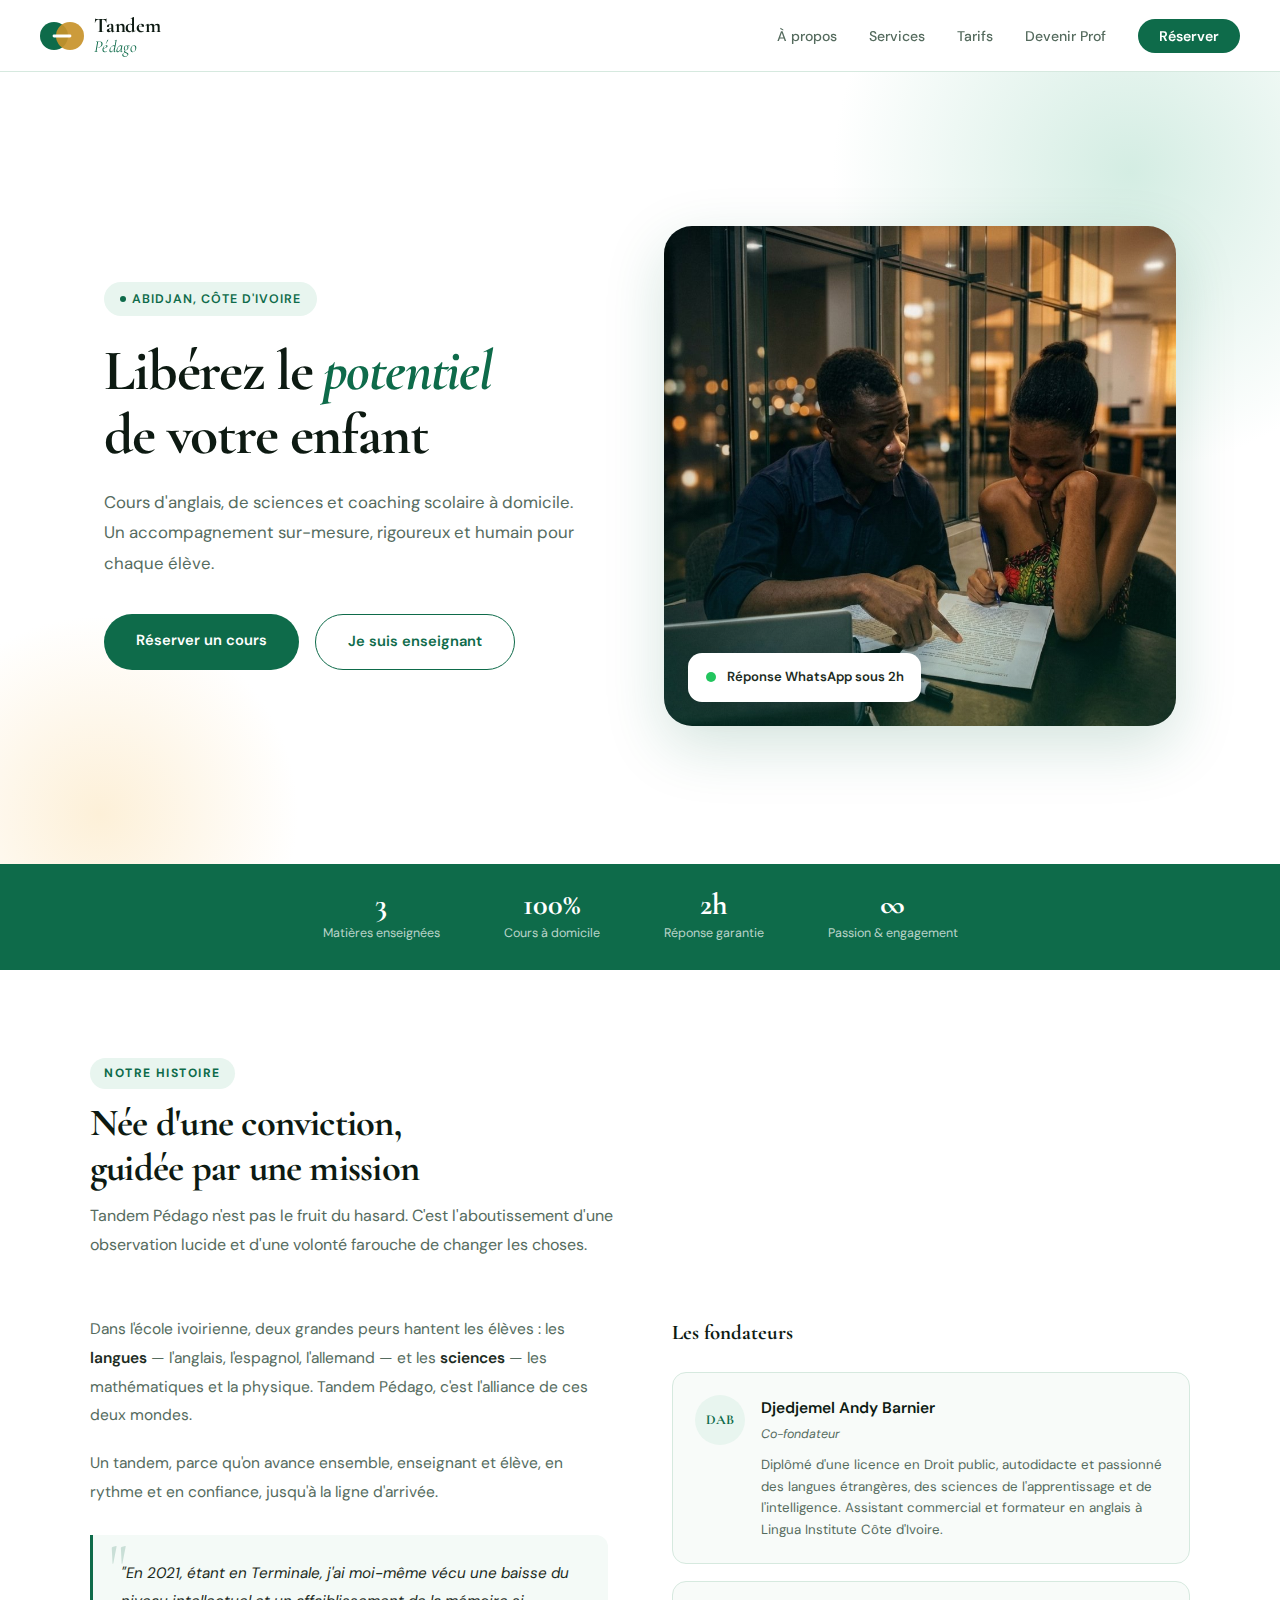
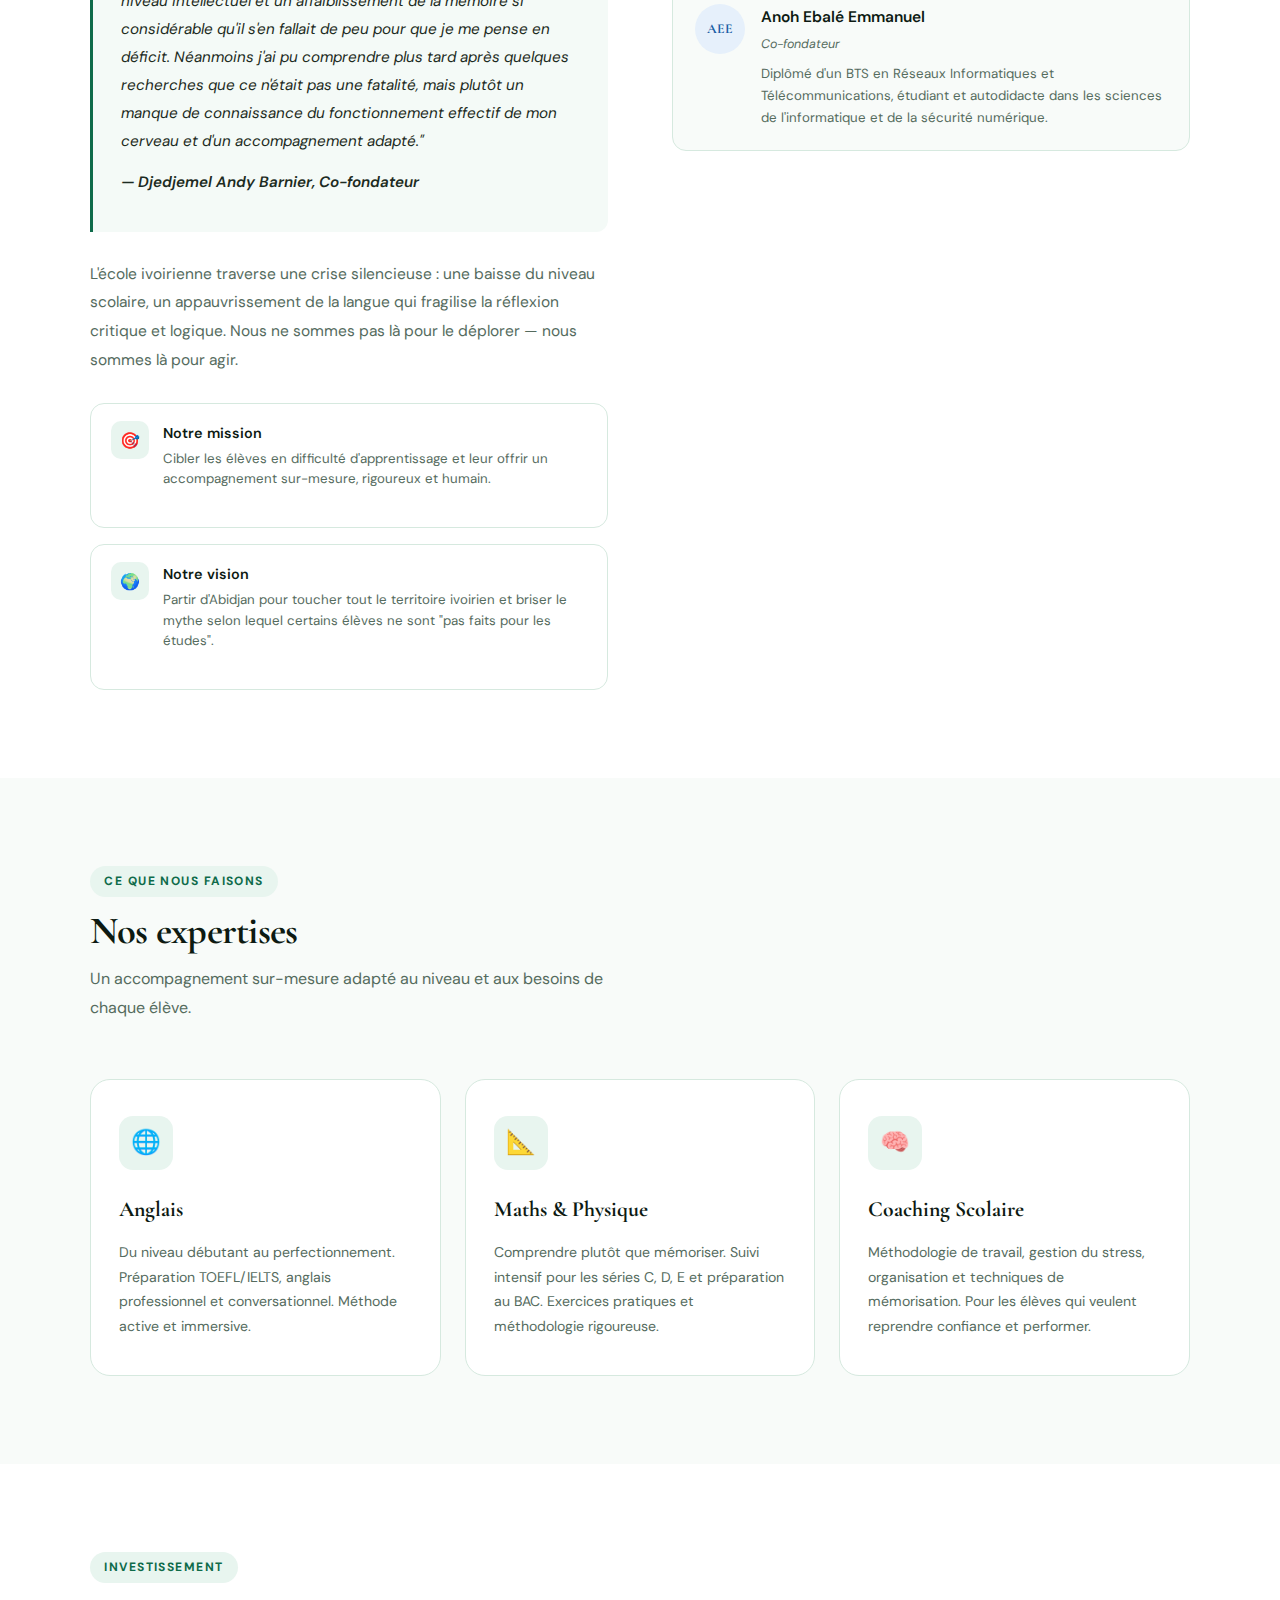
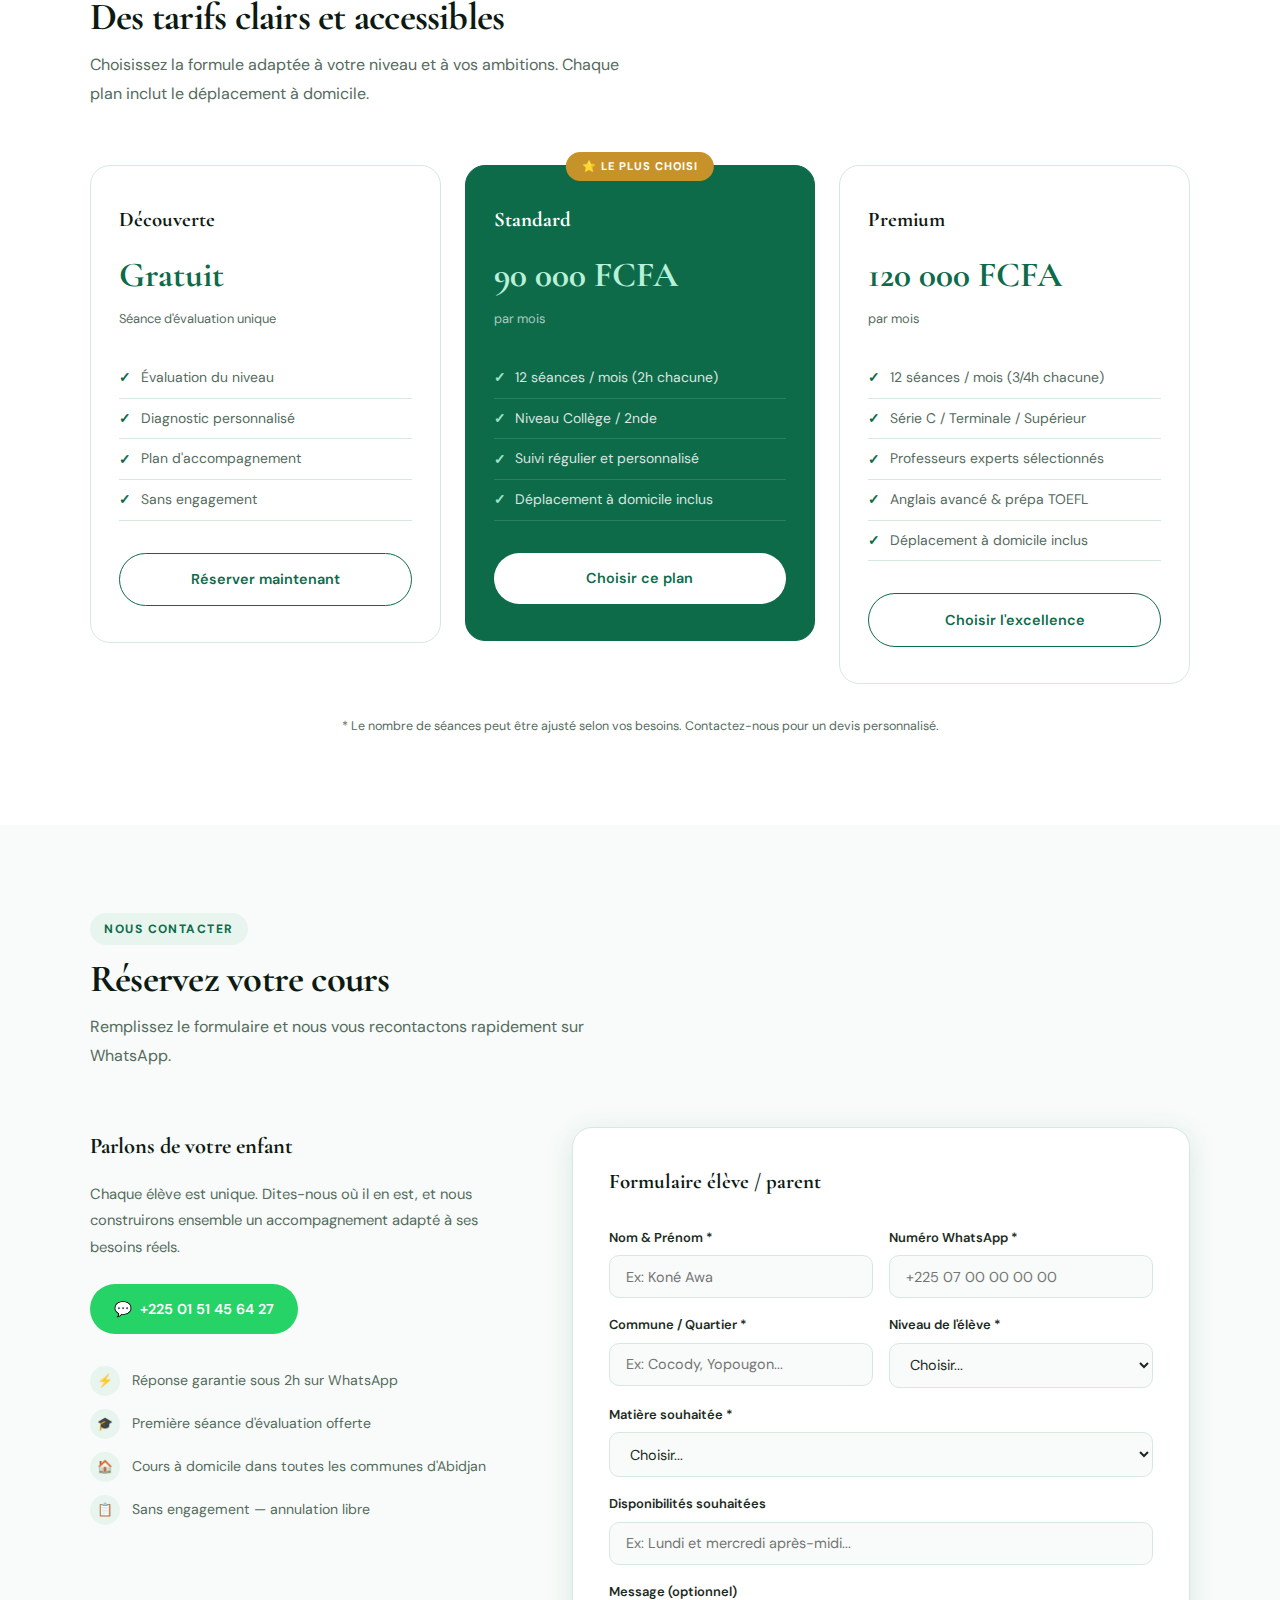
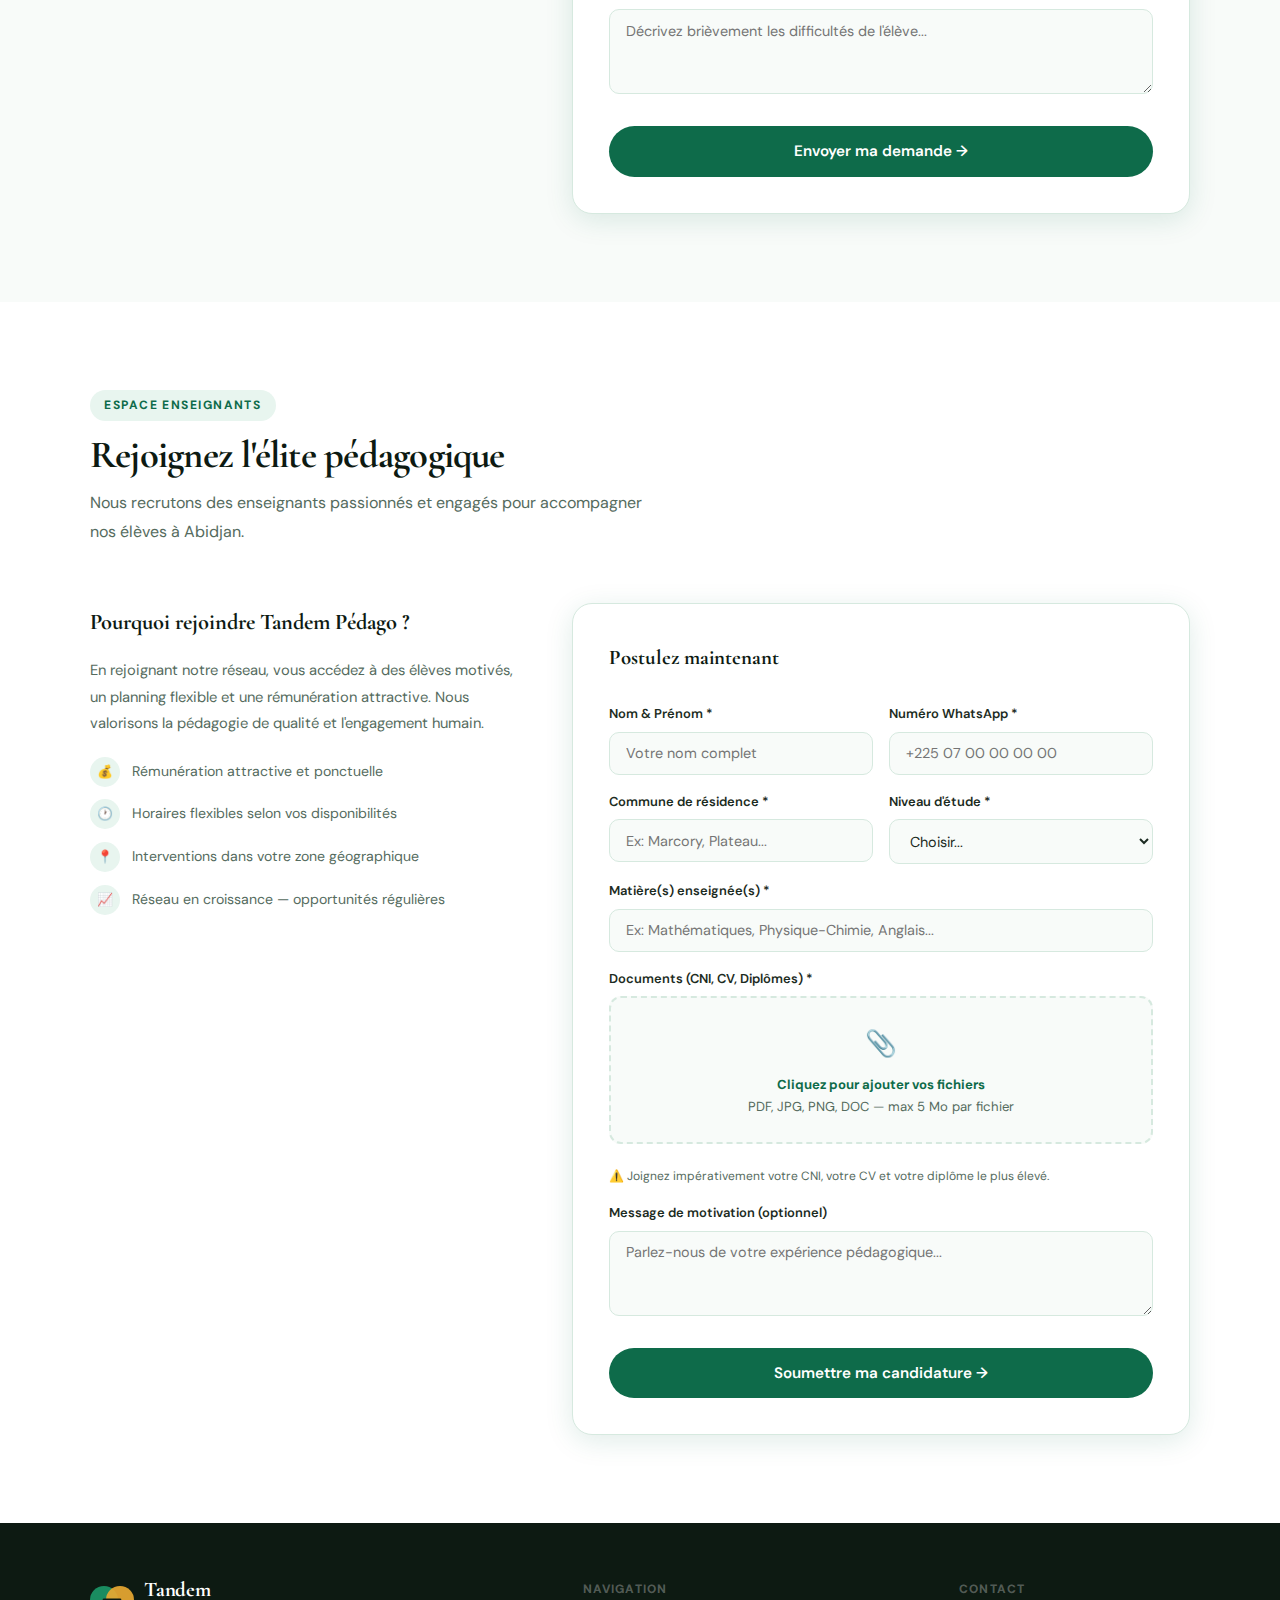
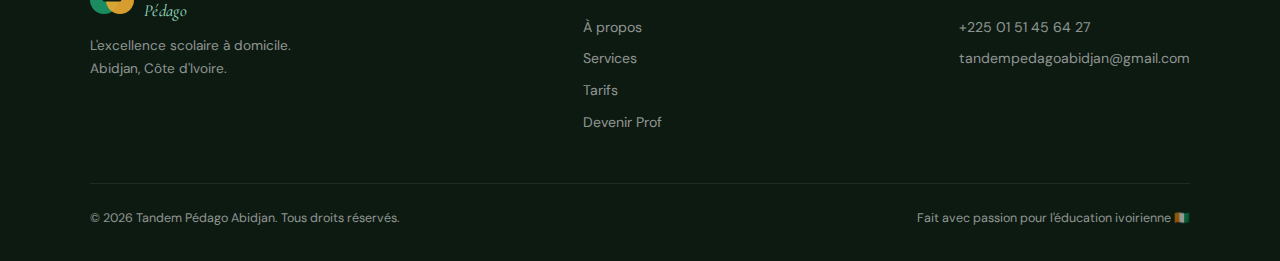
<file: index.html>
<!DOCTYPE html>
<html lang="fr">
<head>
  <meta charset="UTF-8" />
  <meta name="viewport" content="width=device-width, initial-scale=1.0" />
  <title>Tandem Pédago | Excellence à Domicile</title>

  <link rel="icon" href="data:image/svg+xml,<svg xmlns='http://www.w3.org/2000/svg' viewBox='0 0 32 32'><rect width='32' height='32' rx='6' fill='%230e6b4a'/><circle cx='11' cy='16' r='6' fill='%23ffffff'/><circle cx='21' cy='16' r='6' fill='%23c8922a' opacity='0.9'/><line x1='11' y1='16' x2='21' y2='16' stroke='%230e6b4a' stroke-width='2' stroke-linecap='round'/></svg>" />

  <link href="https://fonts.googleapis.com/css2?family=Cormorant+Garamond:ital,wght@0,400;0,600;0,700;1,400;1,600&family=DM+Sans:opsz,wght@9..40,300;9..40,400;9..40,500;9..40,600&display=swap" rel="stylesheet" />

  <style>
    *, *::before, *::after { box-sizing: border-box; margin: 0; padding: 0; }

    :root {
      --green:       #0e6b4a;
      --green-mid:   #1a8c60;
      --green-light: #e8f5ef;
      --green-faint: #f4faf7;
      --gold:        #c8922a;
      --gold-light:  #fdf6e8;
      --dark:        #0d1a12;
      --text:        #1c2b22;
      --muted:       #556b5e;
      --border:      #d6e9df;
      --white:       #ffffff;
      --bg:          #f8fbf9;
      --font-display: 'Cormorant Garamond', Georgia, serif;
      --font-body:    'DM Sans', sans-serif;
      --radius:       14px;
      --shadow-sm:    0 2px 12px rgba(14,107,74,0.08);
      --shadow-md:    0 6px 28px rgba(14,107,74,0.13);
    }

    html { scroll-behavior: smooth; }
    body { font-family: var(--font-body); background: var(--bg); color: var(--text); line-height: 1.7; font-size: 16px; -webkit-font-smoothing: antialiased; }

    /* LOGO */
    .logo-svg { display: inline-flex; align-items: center; gap: 10px; text-decoration: none; }
    .logo-mark { position: relative; width: 44px; height: 28px; flex-shrink: 0; }
    .logo-text-wrap { display: flex; flex-direction: column; line-height: 1.1; }
    .logo-tandem { font-family: var(--font-display); font-size: 1.3rem; font-weight: 700; color: var(--dark); letter-spacing: -0.01em; }
    .logo-pedago { font-family: var(--font-display); font-size: 1.05rem; font-weight: 400; font-style: italic; color: var(--green); letter-spacing: 0.02em; }
    .logo-svg.white .logo-tandem { color: #fff; }
    .logo-svg.white .logo-pedago { color: #9FE1CB; }

    /* NAV */
    nav {
      position: sticky; top: 0; z-index: 100;
      background: rgba(255,255,255,0.97); backdrop-filter: blur(12px);
      border-bottom: 1px solid var(--border);
      padding: 0 2.5rem; display: flex; align-items: center; justify-content: space-between; height: 72px;
    }
    .nav-links { display: flex; gap: 2rem; list-style: none; align-items: center; }
    .nav-links a { text-decoration: none; color: var(--muted); font-size: 0.88rem; font-weight: 500; transition: color 0.2s; }
    .nav-links a:hover { color: var(--green); }
    .nav-cta { background: var(--green) !important; color: #fff !important; padding: 0.5rem 1.3rem; border-radius: 50px; font-weight: 600 !important; }
    .nav-cta:hover { background: var(--green-mid) !important; }

    /* HERO */
    .hero-wrap { background: var(--white); position: relative; overflow: hidden; }
    .hero-bg-circle { position: absolute; border-radius: 50%; pointer-events: none; }
    .hero-bg-circle.c1 { width: 600px; height: 600px; background: radial-gradient(circle, #d4ede3 0%, transparent 70%); top: -200px; right: -150px; }
    .hero-bg-circle.c2 { width: 400px; height: 400px; background: radial-gradient(circle, #fdf0d8 0%, transparent 70%); bottom: -150px; left: -100px; }
    .hero { position: relative; z-index: 1; display: grid; grid-template-columns: 1fr 1fr; min-height: 88vh; align-items: center; gap: 3rem; padding: 5rem 4rem 4rem; max-width: 1200px; margin: 0 auto; }
    .hero-tag { display: inline-flex; align-items: center; gap: 6px; background: var(--green-light); color: var(--green); font-size: 0.78rem; font-weight: 600; letter-spacing: 0.08em; text-transform: uppercase; padding: 0.4rem 1rem; border-radius: 50px; margin-bottom: 1.5rem; }
    .hero-tag-dot { width: 6px; height: 6px; border-radius: 50%; background: var(--green); animation: blink 2s infinite; }
    @keyframes blink { 0%,100%{opacity:1} 50%{opacity:0.3} }
    .hero h1 { font-family: var(--font-display); font-size: clamp(2.6rem, 4.5vw, 3.8rem); font-weight: 700; line-height: 1.1; color: var(--dark); margin-bottom: 1.25rem; letter-spacing: -0.02em; }
    .hero h1 em { font-style: italic; color: var(--green); }
    .hero p { font-size: 1.05rem; color: var(--muted); margin-bottom: 2.25rem; max-width: 480px; line-height: 1.8; }
    .hero-btns { display: flex; gap: 1rem; flex-wrap: wrap; }

    .btn-primary { background: var(--green); color: #fff; padding: 0.9rem 2rem; border-radius: 50px; text-decoration: none; font-weight: 600; font-size: 0.92rem; transition: background 0.2s, transform 0.15s; display: inline-block; }
    .btn-primary:hover { background: var(--green-mid); transform: translateY(-2px); }
    .btn-secondary { background: transparent; color: var(--green); border: 1.5px solid var(--green); padding: 0.9rem 2rem; border-radius: 50px; text-decoration: none; font-weight: 600; font-size: 0.92rem; transition: all 0.2s; display: inline-block; }
    .btn-secondary:hover { background: var(--green-light); transform: translateY(-2px); }

    .hero-right { position: relative; }
    .hero-image { border-radius: 28px; overflow: hidden; height: 500px; box-shadow: 0 20px 60px rgba(14,107,74,0.18); position: relative; }
    .hero-image img { width: 100%; height: 100%; object-fit: cover; }
    .hero-image-overlay { position: absolute; inset: 0; background: linear-gradient(to top, rgba(14,107,74,0.25) 0%, transparent 50%); }

    .hero-badge { position: absolute; bottom: 1.5rem; left: 1.5rem; background: white; border-radius: 14px; padding: 0.85rem 1.1rem; display: flex; align-items: center; gap: 0.7rem; box-shadow: 0 8px 24px rgba(0,0,0,0.14); }
    .hero-badge-dot { width: 10px; height: 10px; border-radius: 50%; background: #22c55e; animation: blink 2s infinite; }
    .hero-badge span { font-size: 0.82rem; font-weight: 600; color: var(--text); }

    .hero-logo-showcase { position: absolute; top: 1.5rem; right: 1.5rem; background: white; border-radius: 14px; padding: 0.8rem 1.1rem; box-shadow: 0 8px 24px rgba(0,0,0,0.12); }

    /* STATS BAR */
    .stats-bar { background: var(--green); padding: 1.6rem 4rem; display: flex; justify-content: center; gap: 4rem; flex-wrap: wrap; }
    .stat-item { text-align: center; }
    .stat-num { font-family: var(--font-display); font-size: 1.9rem; font-weight: 700; color: #fff; line-height: 1; }
    .stat-label { font-size: 0.78rem; color: rgba(255,255,255,0.72); margin-top: 3px; }

    /* SECTIONS */
    section { padding: 5.5rem 2rem; }
    .container { max-width: 1100px; margin: 0 auto; }
    .section-tag { display: inline-block; background: var(--green-light); color: var(--green); font-size: 0.75rem; font-weight: 700; letter-spacing: 0.12em; text-transform: uppercase; padding: 0.35rem 0.9rem; border-radius: 50px; margin-bottom: 0.75rem; }
    .section-title { font-family: var(--font-display); font-size: clamp(2rem, 3vw, 2.8rem); font-weight: 700; color: var(--dark); margin-bottom: 0.75rem; line-height: 1.15; letter-spacing: -0.02em; }
    .section-sub { color: var(--muted); font-size: 1rem; max-width: 560px; line-height: 1.8; }

    /* À PROPOS */
    #apropos { background: var(--white); }
    .apropos-grid { display: grid; grid-template-columns: 1fr 1fr; gap: 4rem; align-items: start; margin-top: 3.5rem; }
    .apropos-text p { color: var(--muted); margin-bottom: 1.2rem; font-size: 0.97rem; line-height: 1.85; }
    .apropos-text strong { color: var(--text); font-weight: 600; }
    .quote-block { background: var(--green-faint); border-left: 3px solid var(--green); border-radius: 0 12px 12px 0; padding: 1.5rem 1.75rem; margin: 1.75rem 0; position: relative; }
    .quote-mark { font-family: var(--font-display); font-size: 4rem; line-height: 0.5; color: var(--green); opacity: 0.18; position: absolute; top: 1rem; left: 1rem; }
    .quote-block p { font-style: italic; color: var(--text) !important; font-size: 0.95rem !important; margin-bottom: 0.75rem !important; position: relative; z-index: 1; }
    .quote-author { font-size: 0.82rem; font-weight: 600; color: var(--green) !important; margin: 0 !important; }
    .founders { display: flex; flex-direction: column; gap: 1.1rem; }
    .founder-card { background: var(--bg); border: 1px solid var(--border); border-radius: var(--radius); padding: 1.35rem; display: flex; gap: 1rem; align-items: flex-start; transition: box-shadow 0.2s; }
    .founder-card:hover { box-shadow: var(--shadow-sm); }
    .founder-avatar { width: 50px; height: 50px; border-radius: 50%; display: flex; align-items: center; justify-content: center; font-family: var(--font-display); font-weight: 700; font-size: 0.85rem; flex-shrink: 0; }
    .founder-avatar.green { background: var(--green-light); color: var(--green); }
    .founder-avatar.blue { background: #e6f0fb; color: #1a5fa5; }
    .founder-name { font-weight: 600; font-size: 0.97rem; color: var(--dark); margin-bottom: 0.2rem; }
    .founder-role { font-size: 0.78rem; color: var(--muted); margin-bottom: 0.5rem; font-style: italic; }
    .founder-bio { font-size: 0.83rem; color: var(--muted); line-height: 1.65; }
    .vision-cards { display: flex; flex-direction: column; gap: 1rem; margin-top: 1.75rem; }
    .vision-card { background: var(--white); border: 1px solid var(--border); border-radius: var(--radius); padding: 1.1rem 1.25rem; display: flex; align-items: flex-start; gap: 0.9rem; }
    .vision-icon { width: 38px; height: 38px; background: var(--green-light); border-radius: 10px; display: flex; align-items: center; justify-content: center; flex-shrink: 0; font-size: 1rem; }
    .vision-card h4 { font-size: 0.9rem; font-weight: 600; color: var(--dark); margin-bottom: 0.2rem; }
    .vision-card p { font-size: 0.83rem; color: var(--muted); line-height: 1.55; }

    /* SERVICES */
    #services { background: var(--bg); }
    .services-grid { display: grid; grid-template-columns: repeat(3,1fr); gap: 1.5rem; margin-top: 3.5rem; }
    .service-card { background: var(--white); border: 1px solid var(--border); border-radius: 20px; padding: 2.25rem 1.75rem; transition: box-shadow 0.25s, transform 0.2s; position: relative; overflow: hidden; }
    .service-card::after { content: ''; position: absolute; bottom: 0; left: 0; right: 0; height: 3px; background: var(--green); transform: scaleX(0); transform-origin: left; transition: transform 0.3s ease; }
    .service-card:hover { box-shadow: var(--shadow-md); transform: translateY(-5px); }
    .service-card:hover::after { transform: scaleX(1); }
    .service-icon { width: 54px; height: 54px; background: var(--green-light); border-radius: 14px; display: flex; align-items: center; justify-content: center; font-size: 1.5rem; margin-bottom: 1.35rem; }
    .service-card h3 { font-family: var(--font-display); font-size: 1.35rem; font-weight: 700; color: var(--dark); margin-bottom: 0.75rem; }
    .service-card p { font-size: 0.88rem; color: var(--muted); line-height: 1.75; }

    /* TARIFS */
    #tarifs { background: var(--white); }
    .tarifs-grid { display: grid; grid-template-columns: repeat(3,1fr); gap: 1.5rem; margin-top: 3.5rem; align-items: start; }
    .tarif-card { border: 1.5px solid var(--border); border-radius: 20px; padding: 2.25rem 1.75rem; background: var(--white); position: relative; transition: box-shadow 0.2s; }
    .tarif-card:hover { box-shadow: var(--shadow-md); }
    .tarif-card.featured { border-color: var(--green); background: var(--green); }
    .badge-popular { position: absolute; top: -14px; left: 50%; transform: translateX(-50%); background: var(--gold); color: white; font-size: 0.7rem; font-weight: 700; letter-spacing: 0.08em; text-transform: uppercase; padding: 0.3rem 1rem; border-radius: 50px; white-space: nowrap; }
    .tarif-name { font-family: var(--font-display); font-size: 1.3rem; font-weight: 700; margin-bottom: 0.5rem; color: var(--dark); }
    .tarif-card.featured .tarif-name { color: #fff; }
    .tarif-price { font-family: var(--font-display); font-size: 2.2rem; font-weight: 700; color: var(--green); margin-bottom: 0.2rem; }
    .tarif-card.featured .tarif-price { color: #b8f0d8; }
    .tarif-period { font-size: 0.8rem; color: var(--muted); margin-bottom: 1.75rem; }
    .tarif-card.featured .tarif-period { color: rgba(255,255,255,0.65); }
    .tarif-features { list-style: none; margin-bottom: 2rem; }
    .tarif-features li { font-size: 0.87rem; color: var(--muted); padding: 0.5rem 0; border-bottom: 1px solid var(--border); display: flex; align-items: center; gap: 0.6rem; }
    .tarif-card.featured .tarif-features li { color: rgba(255,255,255,0.85); border-bottom-color: rgba(255,255,255,0.12); }
    .tarif-features li::before { content: "✓"; color: var(--green); font-weight: 700; font-size: 0.85rem; }
    .tarif-card.featured .tarif-features li::before { color: #9FE1CB; }
    .tarif-btn { display: block; text-align: center; padding: 0.85rem; border-radius: 50px; font-weight: 600; font-size: 0.9rem; text-decoration: none; transition: all 0.2s; }
    .tarif-btn-outline { border: 1.5px solid var(--green); color: var(--green); }
    .tarif-btn-outline:hover { background: var(--green-light); }
    .tarif-btn-white { background: white; color: var(--green); }
    .tarif-btn-white:hover { background: #e8f5ef; }
    .tarif-note { font-size: 0.78rem; color: var(--muted); text-align: center; margin-top: 2rem; }

    /* CONTACT */
    #contact { background: var(--bg); }
    .contact-grid { display: grid; grid-template-columns: 1fr 1.45fr; gap: 3.5rem; margin-top: 3.5rem; align-items: start; }
    .contact-info h3 { font-family: var(--font-display); font-size: 1.4rem; color: var(--dark); margin-bottom: 1rem; font-weight: 700; }
    .contact-info p { font-size: 0.92rem; color: var(--muted); margin-bottom: 1.5rem; line-height: 1.8; }
    .contact-whatsapp { display: inline-flex; align-items: center; gap: 0.65rem; background: #25d366; color: white; padding: 0.8rem 1.5rem; border-radius: 50px; font-weight: 600; font-size: 0.9rem; text-decoration: none; transition: opacity 0.2s, transform 0.15s; }
    .contact-whatsapp:hover { opacity: 0.9; transform: translateY(-2px); }
    .engagement-list { margin-top: 2rem; display: flex; flex-direction: column; gap: 0.8rem; }
    .engagement-item { display: flex; align-items: center; gap: 0.75rem; font-size: 0.88rem; color: var(--muted); }
    .engagement-item span:first-child { width: 30px; height: 30px; background: var(--green-light); border-radius: 50%; display: flex; align-items: center; justify-content: center; font-size: 0.8rem; flex-shrink: 0; }
    .form-card { background: var(--white); border: 1px solid var(--border); border-radius: 20px; padding: 2.25rem; box-shadow: var(--shadow-md); }
    .form-card h3 { font-family: var(--font-display); font-size: 1.3rem; color: var(--dark); margin-bottom: 1.75rem; font-weight: 700; }
    .form-row { display: grid; grid-template-columns: 1fr 1fr; gap: 1rem; }
    .form-group { margin-bottom: 1rem; }
    .form-group label { display: block; font-size: 0.81rem; font-weight: 600; color: var(--text); margin-bottom: 0.4rem; }
    .form-group input, .form-group select, .form-group textarea { width: 100%; padding: 0.72rem 1rem; border: 1.5px solid var(--border); border-radius: 10px; font-family: var(--font-body); font-size: 0.9rem; color: var(--text); background: var(--bg); outline: none; transition: border-color 0.2s, box-shadow 0.2s; }
    .form-group input:focus, .form-group select:focus, .form-group textarea:focus { border-color: var(--green); box-shadow: 0 0 0 3px rgba(14,107,74,0.08); }
    .form-group textarea { resize: vertical; min-height: 85px; }
    .btn-submit { width: 100%; background: var(--green); color: white; border: none; padding: 0.95rem; border-radius: 50px; font-family: var(--font-body); font-weight: 600; font-size: 0.95rem; cursor: pointer; transition: background 0.2s, transform 0.15s; margin-top: 0.5rem; }
    .btn-submit:hover { background: var(--green-mid); transform: translateY(-1px); }
    .form-success { display: none; text-align: center; padding: 2.5rem 1rem; }
    .form-success h4 { font-family: var(--font-display); font-size: 1.3rem; color: var(--dark); margin-bottom: 0.5rem; font-weight: 700; }
    .form-success p { font-size: 0.88rem; color: var(--muted); }

    /* RECRUTEMENT */
    #recrutement { background: var(--white); }
    .recrutement-grid { display: grid; grid-template-columns: 1fr 1.45fr; gap: 3.5rem; margin-top: 3.5rem; align-items: start; }
    .recrutement-info h3 { font-family: var(--font-display); font-size: 1.4rem; color: var(--dark); margin-bottom: 1rem; font-weight: 700; }
    .recrutement-info p { font-size: 0.92rem; color: var(--muted); margin-bottom: 1.25rem; line-height: 1.8; }
    .avantages { display: flex; flex-direction: column; gap: 0.8rem; margin-top: 0.5rem; }
    .avantage-item { display: flex; align-items: center; gap: 0.75rem; font-size: 0.88rem; color: var(--muted); }
    .avantage-item span:first-child { width: 30px; height: 30px; background: var(--green-light); border-radius: 50%; display: flex; align-items: center; justify-content: center; font-size: 0.8rem; flex-shrink: 0; }
    .file-upload-area { border: 2px dashed var(--border); border-radius: 12px; padding: 1.5rem; text-align: center; cursor: pointer; transition: border-color 0.2s, background 0.2s; background: var(--bg); position: relative; }
    .file-upload-area:hover { border-color: var(--green); background: var(--green-faint); }
    .file-upload-area input[type="file"] { position: absolute; inset: 0; opacity: 0; cursor: pointer; width: 100%; height: 100%; }
    .file-upload-icon { font-size: 1.6rem; margin-bottom: 0.5rem; }
    .file-upload-text { font-size: 0.82rem; color: var(--muted); }
    .file-upload-text strong { color: var(--green); }
    .file-list { margin-top: 0.75rem; display: flex; flex-direction: column; gap: 0.4rem; }
    .file-item { display: flex; align-items: center; justify-content: space-between; background: var(--white); border: 1px solid var(--border); border-radius: 8px; padding: 0.4rem 0.85rem; font-size: 0.8rem; color: var(--muted); }
    .file-item .rm { cursor: pointer; color: #e53935; font-weight: 700; }
    .upload-note { font-size: 0.75rem; color: var(--muted); margin-top: 0.6rem; }

    /* FOOTER */
    footer { background: var(--dark); color: rgba(255,255,255,0.55); padding: 3.5rem 2rem 2rem; }
    .footer-inner { max-width: 1100px; margin: 0 auto; }
    .footer-top { display: flex; justify-content: space-between; align-items: flex-start; padding-bottom: 2.5rem; border-bottom: 1px solid rgba(255,255,255,0.08); flex-wrap: wrap; gap: 2rem; }
    .footer-brand p { font-size: 0.85rem; margin-top: 0.75rem; max-width: 260px; line-height: 1.7; }
    .footer-links-col h5 { font-size: 0.75rem; font-weight: 700; letter-spacing: 0.1em; text-transform: uppercase; color: rgba(255,255,255,0.3); margin-bottom: 1rem; }
    .footer-links-col a { display: block; font-size: 0.88rem; color: rgba(255,255,255,0.55); text-decoration: none; margin-bottom: 0.5rem; transition: color 0.2s; }
    .footer-links-col a:hover { color: #fff; }
    .footer-bottom { max-width: 1100px; margin: 0 auto; padding-top: 1.5rem; display: flex; justify-content: space-between; align-items: center; flex-wrap: wrap; gap: 1rem; font-size: 0.78rem; }

    /* TOAST */
    .toast { position: fixed; bottom: 2rem; right: 2rem; z-index: 999; background: var(--dark); color: white; padding: 1rem 1.5rem; border-radius: 14px; font-size: 0.88rem; font-weight: 500; transform: translateY(100px); opacity: 0; transition: all 0.35s ease; max-width: 320px; box-shadow: 0 8px 32px rgba(0,0,0,0.25); }
    .toast.show { transform: translateY(0); opacity: 1; }
    .toast.success { border-left: 4px solid #22c55e; }
    .toast.error { border-left: 4px solid #ef4444; }

    /* RESPONSIVE */
    @media (max-width: 960px) {
      .hero { grid-template-columns: 1fr; padding: 3rem 1.5rem; min-height: auto; }
      .hero-image { height: 300px; }
      .hero-logo-showcase { display: none; }
      .apropos-grid, .contact-grid, .recrutement-grid { grid-template-columns: 1fr; gap: 2.5rem; }
      .services-grid, .tarifs-grid { grid-template-columns: 1fr; }
      .form-row { grid-template-columns: 1fr; }
      .nav-links { display: none; }
      .stats-bar { padding: 1.5rem; gap: 2rem; }
      .footer-top { flex-direction: column; }
    }
  </style>
</head>
<body>

<!-- NAV -->
<nav>
  <a href="#" class="logo-svg">
    <div class="logo-mark">
      <svg width="44" height="28" viewBox="0 0 44 28" xmlns="http://www.w3.org/2000/svg" overflow="visible">
        <circle cx="14" cy="14" r="14" fill="#0e6b4a"/>
        <circle cx="30" cy="14" r="14" fill="#c8922a" opacity="0.92"/>
        <line x1="14" y1="14" x2="30" y2="14" stroke="#ffffff" stroke-width="2.8" stroke-linecap="round"/>
      </svg>
    </div>
    <div class="logo-text-wrap">
      <span class="logo-tandem">Tandem</span>
      <span class="logo-pedago">Pédago</span>
    </div>
  </a>
  <ul class="nav-links">
    <li><a href="#apropos">À propos</a></li>
    <li><a href="#services">Services</a></li>
    <li><a href="#tarifs">Tarifs</a></li>
    <li><a href="#recrutement">Devenir Prof</a></li>
    <li><a href="#contact" class="nav-cta">Réserver</a></li>
  </ul>
</nav>

<!-- HERO -->
<div class="hero-wrap">
  <div class="hero-bg-circle c1"></div>
  <div class="hero-bg-circle c2"></div>
  <div class="hero">
    <div>
      <div class="hero-tag"><div class="hero-tag-dot"></div>Abidjan, Côte d'Ivoire</div>
      <h1>Libérez le <em>potentiel</em><br>de votre enfant</h1>
      <p>Cours d'anglais, de sciences et coaching scolaire à domicile. Un accompagnement sur-mesure, rigoureux et humain pour chaque élève.</p>
      <div class="hero-btns">
        <a href="#contact" class="btn-primary">Réserver un cours</a>
        <a href="#recrutement" class="btn-secondary">Je suis enseignant</a>
      </div>
    </div>
    <div class="hero-right">
      <div class="hero-logo-showcase">
        <svg width="136" height="38" viewBox="0 0 136 38" xmlns="http://www.w3.org/2000/svg" overflow="visible">
          <circle cx="14" cy="19" r="14" fill="#0e6b4a"/>
          <circle cx="30" cy="19" r="14" fill="#c8922a" opacity="0.92"/>
          <line x1="14" y1="19" x2="30" y2="19" stroke="#ffffff" stroke-width="2.8" stroke-linecap="round"/>
          <text x="52" y="15" font-family="'Cormorant Garamond',Georgia,serif" font-size="14" font-weight="700" fill="#0d1a12">Tandem</text>
          <text x="52" y="32" font-family="'Cormorant Garamond',Georgia,serif" font-size="12" font-weight="400" font-style="italic" fill="#0e6b4a">Pédago</text>
        </svg>
      </div>
      <div class="hero-image">
        <img src="[data-uri]" alt="Étudiants travaillant ensemble" />
        <div class="hero-image-overlay"></div>
      </div>
      <div class="hero-badge">
        <div class="hero-badge-dot"></div>
        <span>Réponse WhatsApp sous 2h</span>
      </div>
    </div>
  </div>
</div>

<!-- STATS -->
<div class="stats-bar">
  <div class="stat-item"><div class="stat-num">3</div><div class="stat-label">Matières enseignées</div></div>
  <div class="stat-item"><div class="stat-num">100%</div><div class="stat-label">Cours à domicile</div></div>
  <div class="stat-item"><div class="stat-num">2h</div><div class="stat-label">Réponse garantie</div></div>
  <div class="stat-item"><div class="stat-num">∞</div><div class="stat-label">Passion & engagement</div></div>
</div>

<!-- À PROPOS -->
<section id="apropos">
  <div class="container">
    <div class="section-tag">Notre histoire</div>
    <h2 class="section-title">Née d'une conviction,<br>guidée par une mission</h2>
    <p class="section-sub">Tandem Pédago n'est pas le fruit du hasard. C'est l'aboutissement d'une observation lucide et d'une volonté farouche de changer les choses.</p>
    <div class="apropos-grid">
      <div class="apropos-text">
        <p>Dans l'école ivoirienne, deux grandes peurs hantent les élèves : les <strong>langues</strong> — l'anglais, l'espagnol, l'allemand — et les <strong>sciences</strong> — les mathématiques et la physique. Tandem Pédago, c'est l'alliance de ces deux mondes.</p>
        <p>Un tandem, parce qu'on avance ensemble, enseignant et élève, en rythme et en confiance, jusqu'à la ligne d'arrivée.</p>
        <div class="quote-block">
          <div class="quote-mark">"</div>
          <p>"En 2021, étant en Terminale, j'ai moi-même vécu une baisse du niveau intellectuel et un affaiblissement de la mémoire si considérable qu'il s'en fallait de peu pour que je me pense en déficit. Néanmoins j'ai pu comprendre plus tard après quelques recherches que ce n'était pas une fatalité, mais plutôt un manque de connaissance du fonctionnement effectif de mon cerveau et d'un accompagnement adapté."</p>
          <p class="quote-author">— Djedjemel Andy Barnier, Co-fondateur</p>
        </div>
        <p>L'école ivoirienne traverse une crise silencieuse : une baisse du niveau scolaire, un appauvrissement de la langue qui fragilise la réflexion critique et logique. Nous ne sommes pas là pour le déplorer — nous sommes là pour agir.</p>
        <div class="vision-cards">
          <div class="vision-card"><div class="vision-icon">🎯</div><div><h4>Notre mission</h4><p>Cibler les élèves en difficulté d'apprentissage et leur offrir un accompagnement sur-mesure, rigoureux et humain.</p></div></div>
          <div class="vision-card"><div class="vision-icon">🌍</div><div><h4>Notre vision</h4><p>Partir d'Abidjan pour toucher tout le territoire ivoirien et briser le mythe selon lequel certains élèves ne sont "pas faits pour les études".</p></div></div>
        </div>
      </div>
      <div>
        <h3 style="font-family:var(--font-display);font-size:1.3rem;color:var(--dark);margin-bottom:1.35rem;font-weight:700;">Les fondateurs</h3>
        <div class="founders">
          <div class="founder-card">
            <div class="founder-avatar green">DAB</div>
            <div>
              <div class="founder-name">Djedjemel Andy Barnier</div>
              <div class="founder-role">Co-fondateur</div>
              <div class="founder-bio">Diplômé d'une licence en Droit public, autodidacte et passionné des langues étrangères, des sciences de l'apprentissage et de l'intelligence. Assistant commercial et formateur en anglais à Lingua Institute Côte d'Ivoire.</div>
            </div>
          </div>
          <div class="founder-card">
            <div class="founder-avatar blue">AEE</div>
            <div>
              <div class="founder-name">Anoh Ebalé Emmanuel</div>
              <div class="founder-role">Co-fondateur</div>
              <div class="founder-bio">Diplômé d'un BTS en Réseaux Informatiques et Télécommunications, étudiant et autodidacte dans les sciences de l'informatique et de la sécurité numérique.</div>
            </div>
          </div>
        </div>
      </div>
    </div>
  </div>
</section>

<!-- SERVICES -->
<section id="services">
  <div class="container">
    <div class="section-tag">Ce que nous faisons</div>
    <h2 class="section-title">Nos expertises</h2>
    <p class="section-sub">Un accompagnement sur-mesure adapté au niveau et aux besoins de chaque élève.</p>
    <div class="services-grid">
      <div class="service-card"><div class="service-icon">🌐</div><h3>Anglais</h3><p>Du niveau débutant au perfectionnement. Préparation TOEFL/IELTS, anglais professionnel et conversationnel. Méthode active et immersive.</p></div>
      <div class="service-card"><div class="service-icon">📐</div><h3>Maths & Physique</h3><p>Comprendre plutôt que mémoriser. Suivi intensif pour les séries C, D, E et préparation au BAC. Exercices pratiques et méthodologie rigoureuse.</p></div>
      <div class="service-card"><div class="service-icon">🧠</div><h3>Coaching Scolaire</h3><p>Méthodologie de travail, gestion du stress, organisation et techniques de mémorisation. Pour les élèves qui veulent reprendre confiance et performer.</p></div>
    </div>
  </div>
</section>

<!-- TARIFS -->
<section id="tarifs">
  <div class="container">
    <div class="section-tag">Investissement</div>
    <h2 class="section-title">Des tarifs clairs et accessibles</h2>
    <p class="section-sub">Choisissez la formule adaptée à votre niveau et à vos ambitions. Chaque plan inclut le déplacement à domicile.</p>
    <div class="tarifs-grid">
      <div class="tarif-card">
        <div class="tarif-name">Découverte</div>
        <div class="tarif-price">Gratuit</div>
        <div class="tarif-period">Séance d'évaluation unique</div>
        <ul class="tarif-features"><li>Évaluation du niveau</li><li>Diagnostic personnalisé</li><li>Plan d'accompagnement</li><li>Sans engagement</li></ul>
        <a href="#contact" class="tarif-btn tarif-btn-outline">Réserver maintenant</a>
      </div>
      <div class="tarif-card featured">
        <div class="badge-popular">⭐ Le plus choisi</div>
        <div class="tarif-name">Standard</div>
        <div class="tarif-price">90 000 FCFA</div>
        <div class="tarif-period">par mois</div>
        <ul class="tarif-features"><li>12 séances / mois (2h chacune)</li><li>Niveau Collège / 2nde</li><li>Suivi régulier et personnalisé</li><li>Déplacement à domicile inclus</li></ul>
        <a href="#contact" class="tarif-btn tarif-btn-white">Choisir ce plan</a>
      </div>
      <div class="tarif-card">
        <div class="tarif-name">Premium</div>
        <div class="tarif-price">120 000 FCFA</div>
        <div class="tarif-period">par mois</div>
        <ul class="tarif-features"><li>12 séances / mois (3/4h chacune)</li><li>Série C / Terminale / Supérieur</li><li>Professeurs experts sélectionnés</li><li>Anglais avancé & prépa TOEFL</li><li>Déplacement à domicile inclus</li></ul>
        <a href="#contact" class="tarif-btn tarif-btn-outline">Choisir l'excellence</a>
      </div>
    </div>
    <p class="tarif-note">* Le nombre de séances peut être ajusté selon vos besoins. Contactez-nous pour un devis personnalisé.</p>
  </div>
</section>

<!-- CONTACT -->
<section id="contact">
  <div class="container">
    <div class="section-tag">Nous contacter</div>
    <h2 class="section-title">Réservez votre cours</h2>
    <p class="section-sub">Remplissez le formulaire et nous vous recontactons rapidement sur WhatsApp.</p>
    <div class="contact-grid">
      <div class="contact-info">
        <h3>Parlons de votre enfant</h3>
        <p>Chaque élève est unique. Dites-nous où il en est, et nous construirons ensemble un accompagnement adapté à ses besoins réels.</p>
        <a href="https://wa.me/2250151456427" class="contact-whatsapp" target="_blank">💬 &nbsp;+225 01 51 45 64 27</a>
        <div class="engagement-list">
          <div class="engagement-item"><span>⚡</span><span>Réponse garantie sous 2h sur WhatsApp</span></div>
          <div class="engagement-item"><span>🎓</span><span>Première séance d'évaluation offerte</span></div>
          <div class="engagement-item"><span>🏠</span><span>Cours à domicile dans toutes les communes d'Abidjan</span></div>
          <div class="engagement-item"><span>📋</span><span>Sans engagement — annulation libre</span></div>
        </div>
      </div>
      <div class="form-card">
        <h3>Formulaire élève / parent</h3>
        <div id="form-eleve-success" class="form-success"><div style="font-size:2.5rem;margin-bottom:0.75rem">✅</div><h4>Demande envoyée !</h4><p>Nous vous recontacterons sous 2h sur WhatsApp. Merci de votre confiance.</p></div>
        <form id="form-eleve" onsubmit="submitEleveForm(event)">
          <div class="form-row">
            <div class="form-group"><label>Nom & Prénom *</label><input type="text" name="nom" placeholder="Ex: Koné Awa" required /></div>
            <div class="form-group"><label>Numéro WhatsApp *</label><input type="tel" name="whatsapp" placeholder="+225 07 00 00 00 00" required /></div>
          </div>
          <div class="form-row">
            <div class="form-group"><label>Commune / Quartier *</label><input type="text" name="commune" placeholder="Ex: Cocody, Yopougon..." required /></div>
            <div class="form-group"><label>Niveau de l'élève *</label><select name="niveau" required><option value="">Choisir...</option><option>Collège (6e à 3e)</option><option>Lycée 2nde</option><option>Terminale (Série C/D/E)</option><option>Supérieur / Adulte</option></select></div>
          </div>
          <div class="form-group"><label>Matière souhaitée *</label><select name="matiere" required><option value="">Choisir...</option><option>Anglais</option><option>Maths / Physique-Chimie</option><option>Coaching Scolaire</option><option>Plusieurs matières</option></select></div>
          <div class="form-group"><label>Disponibilités souhaitées</label><input type="text" name="dispo" placeholder="Ex: Lundi et mercredi après-midi..." /></div>
          <div class="form-group"><label>Message (optionnel)</label><textarea name="message" placeholder="Décrivez brièvement les difficultés de l'élève..."></textarea></div>
          <button type="submit" class="btn-submit">Envoyer ma demande →</button>
        </form>
      </div>
    </div>
  </div>
</section>

<!-- RECRUTEMENT -->
<section id="recrutement">
  <div class="container">
    <div class="section-tag">Espace enseignants</div>
    <h2 class="section-title">Rejoignez l'élite pédagogique</h2>
    <p class="section-sub">Nous recrutons des enseignants passionnés et engagés pour accompagner nos élèves à Abidjan.</p>
    <div class="recrutement-grid">
      <div class="recrutement-info">
        <h3>Pourquoi rejoindre Tandem Pédago ?</h3>
        <p>En rejoignant notre réseau, vous accédez à des élèves motivés, un planning flexible et une rémunération attractive. Nous valorisons la pédagogie de qualité et l'engagement humain.</p>
        <div class="avantages">
          <div class="avantage-item"><span>💰</span><span>Rémunération attractive et ponctuelle</span></div>
          <div class="avantage-item"><span>🕐</span><span>Horaires flexibles selon vos disponibilités</span></div>
          <div class="avantage-item"><span>📍</span><span>Interventions dans votre zone géographique</span></div>
          <div class="avantage-item"><span>📈</span><span>Réseau en croissance — opportunités régulières</span></div>
        </div>
      </div>
      <div class="form-card">
        <h3>Postulez maintenant</h3>
        <div id="form-prof-success" class="form-success"><div style="font-size:2.5rem;margin-bottom:0.75rem">✅</div><h4>Candidature envoyée !</h4><p>Nous étudierons votre dossier et vous contacterons dans les 48h.</p></div>
        <form id="form-prof" onsubmit="submitProfForm(event)">
          <div class="form-row">
            <div class="form-group"><label>Nom & Prénom *</label><input type="text" name="nom" placeholder="Votre nom complet" required /></div>
            <div class="form-group"><label>Numéro WhatsApp *</label><input type="tel" name="whatsapp" placeholder="+225 07 00 00 00 00" required /></div>
          </div>
          <div class="form-row">
            <div class="form-group"><label>Commune de résidence *</label><input type="text" name="commune" placeholder="Ex: Marcory, Plateau..." required /></div>
            <div class="form-group"><label>Niveau d'étude *</label><select name="niveau" required><option value="">Choisir...</option><option>BAC +2 (BTS / DEUG)</option><option>BAC +3 (Licence)</option><option>BAC +4 (Master 1)</option><option>BAC +5 (Master 2 / Ingénieur)</option><option>Doctorat</option></select></div>
          </div>
          <div class="form-group"><label>Matière(s) enseignée(s) *</label><input type="text" name="matieres" placeholder="Ex: Mathématiques, Physique-Chimie, Anglais..." required /></div>
          <div class="form-group">
            <label>Documents (CNI, CV, Diplômes) *</label>
            <div class="file-upload-area"><input type="file" id="fileInput" accept=".pdf,.jpg,.jpeg,.png,.doc,.docx" multiple onchange="handleFiles(this.files)" /><div class="file-upload-icon">📎</div><div class="file-upload-text"><strong>Cliquez pour ajouter vos fichiers</strong><br/>PDF, JPG, PNG, DOC — max 5 Mo par fichier</div></div>
            <div class="file-list" id="fileList"></div>
            <p class="upload-note">⚠️ Joignez impérativement votre CNI, votre CV et votre diplôme le plus élevé.</p>
          </div>
          <div class="form-group"><label>Message de motivation (optionnel)</label><textarea name="motivation" placeholder="Parlez-nous de votre expérience pédagogique..."></textarea></div>
          <button type="submit" class="btn-submit">Soumettre ma candidature →</button>
        </form>
      </div>
    </div>
  </div>
</section>

<!-- FOOTER -->
<footer>
  <div class="footer-inner">
    <div class="footer-top">
      <div class="footer-brand">
        <a href="#" class="logo-svg white">
          <div class="logo-mark">
            <svg width="44" height="28" viewBox="0 0 44 28" xmlns="http://www.w3.org/2000/svg" overflow="visible">
              <circle cx="14" cy="14" r="14" fill="#1a8c60"/>
              <circle cx="30" cy="14" r="14" fill="#e8a832" opacity="0.92"/>
              <line x1="14" y1="14" x2="30" y2="14" stroke="#0d1a12" stroke-width="2.8" stroke-linecap="round"/>
            </svg>
          </div>
          <div class="logo-text-wrap">
            <span class="logo-tandem">Tandem</span>
            <span class="logo-pedago">Pédago</span>
          </div>
        </a>
        <p>L'excellence scolaire à domicile.<br>Abidjan, Côte d'Ivoire.</p>
      </div>
      <div class="footer-links-col">
        <h5>Navigation</h5>
        <a href="#apropos">À propos</a>
        <a href="#services">Services</a>
        <a href="#tarifs">Tarifs</a>
        <a href="#recrutement">Devenir Prof</a>
      </div>
      <div class="footer-links-col">
        <h5>Contact</h5>
        <a href="https://wa.me/2250151456427">+225 01 51 45 64 27</a>
        <a href="mailto:tandempedagoabidjan@gmail.com">tandempedagoabidjan@gmail.com</a>
      </div>
    </div>
    <div class="footer-bottom">
      <span>© 2026 Tandem Pédago Abidjan. Tous droits réservés.</span>
      <span>Fait avec passion pour l'éducation ivoirienne 🇨🇮</span>
    </div>
  </div>
</footer>

<div class="toast" id="toast"></div>

<script>
  let selectedFiles = [];
  function handleFiles(files) {
    for (let f of files) {
      if (f.size > 5*1024*1024) { showToast('⚠️ "'+f.name+'" dépasse 5 Mo.','error'); continue; }
      if (!selectedFiles.find(x=>x.name===f.name)) selectedFiles.push(f);
    }
    renderFileList();
  }
  function renderFileList() {
    const list = document.getElementById('fileList'); list.innerHTML='';
    selectedFiles.forEach((f,i)=>{ const el=document.createElement('div'); el.className='file-item'; el.innerHTML='<span>📄 '+f.name+' ('+(f.size/1024).toFixed(0)+' Ko)</span><span class="rm" onclick="removeFile('+i+')">✕</span>'; list.appendChild(el); });
  }
  function removeFile(i) { selectedFiles.splice(i,1); renderFileList(); }
  function showToast(msg,type='success') { const t=document.getElementById('toast'); t.textContent=msg; t.className='toast '+type+' show'; setTimeout(()=>t.className='toast',4000); }
  function submitEleveForm(e) {
    e.preventDefault(); const f=e.target;
    const d={nom:f.nom.value,whatsapp:f.whatsapp.value,commune:f.commune.value,niveau:f.niveau.value,matiere:f.matiere.value,dispo:f.dispo.value,message:f.message.value};
    const body=encodeURIComponent("Nouvelle demande de cours — Tandem Pédago\n\nNom : "+d.nom+"\nWhatsApp : "+d.whatsapp+"\nCommune : "+d.commune+"\nNiveau : "+d.niveau+"\nMatière : "+d.matiere+"\nDisponibilités : "+(d.dispo||"Non précisé")+"\nMessage : "+(d.message||"Aucun"));
    window.open("mailto:tandempedagoabidjan@gmail.com?subject="+encodeURIComponent("Demande de cours - "+d.nom)+"&body="+body);
    const wa="Bonjour Tandem Pédago ! Je m'appelle "+d.nom+", je souhaite un cours de "+d.matiere+" pour un élève en "+d.niveau+" à "+d.commune+". Disponibilités : "+(d.dispo||"à définir")+".";
    setTimeout(()=>window.open("https://wa.me/2250151456427?text="+encodeURIComponent(wa)),900);
    document.getElementById('form-eleve-success').style.display='block'; f.style.display='none';
    showToast('✅ Demande envoyée avec succès !');
  }
  function submitProfForm(e) {
    e.preventDefault(); const f=e.target;
    const d={nom:f.nom.value,whatsapp:f.whatsapp.value,commune:f.commune.value,niveau:f.niveau.value,matieres:f.matieres.value,motivation:f.motivation.value};
    if(selectedFiles.length===0){showToast('⚠️ Veuillez joindre au moins un document.','error');return;}
    const body=encodeURIComponent("Nouvelle candidature enseignant — Tandem Pédago\n\nNom : "+d.nom+"\nWhatsApp : "+d.whatsapp+"\nCommune : "+d.commune+"\nNiveau : "+d.niveau+"\nMatières : "+d.matieres+"\nMotivation : "+(d.motivation||"Non précisé")+"\n\nDocuments : "+selectedFiles.map(x=>x.name).join(', '));
    window.open("mailto:tandempedagoabidjan@gmail.com?subject="+encodeURIComponent("Candidature enseignant - "+d.nom)+"&body="+body);
    document.getElementById('form-prof-success').style.display='block'; f.style.display='none';
    showToast('✅ Candidature envoyée avec succès !');
  }
</script>
</body>
</html>
</file>
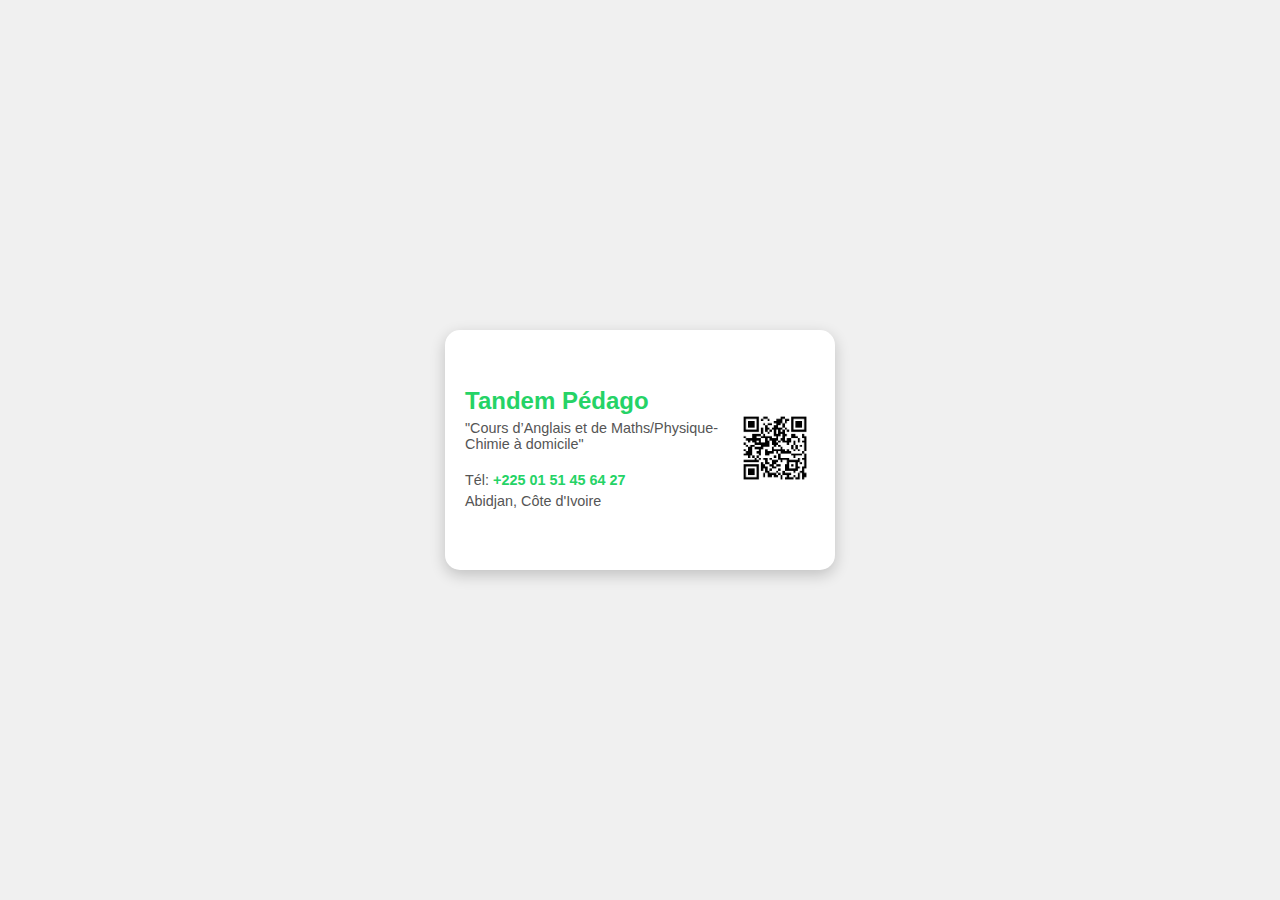
<file: ma carte/carte.html>
<!DOCTYPE html>
<html lang="fr">
<head>
<meta charset="UTF-8">
<meta name="viewport" content="width=device-width, initial-scale=1.0">
<title>Carte de visite - Tandem Pédago</title>
<style>
    body {
        font-family: Arial, sans-serif;
        background-color: #f0f0f0;
        display: flex;
        justify-content: center;
        align-items: center;
        height: 100vh;
        margin: 0;
    }
    .carte {
        width: 350px;
        height: 200px;
        background-color: #fff;
        border-radius: 15px;
        box-shadow: 0 5px 15px rgba(0,0,0,0.2);
        padding: 20px;
        display: flex;
        justify-content: space-between;
        align-items: center;
    }
    .infos {
        display: flex;
        flex-direction: column;
        justify-content: center;
    }
    .infos h1 {
        margin: 0;
        font-size: 1.5em;
        color: #25D366;
    }
    .infos p {
        margin: 5px 0;
        font-size: 0.9em;
        color: #555;
    }
    .contact {
        margin-top: 10px;
    }
    .contact a {
        color: #25D366;
        text-decoration: none;
        font-weight: bold;
    }
    .qr img {
        width: 80px;
        height: 80px;
        border-radius: 10px;
    }
</style>
</head>
<body>

<div class="carte">
    <div class="infos">
        <h1>Tandem Pédago</h1>
        <p>"Cours d’Anglais et de Maths/Physique-Chimie à domicile"</p>
        <div class="contact">
            <p>Tél: <a href="tel:+2250151456427">+225 01 51 45 64 27</a></p>
            <p>Abidjan, Côte d'Ivoire</p>
        </div>
    </div>
    <div class="qr">
        <img src="qr.png" alt="QR Code Tandem Pédago">
    </div>
</div>

</body>
</html>
</file>
